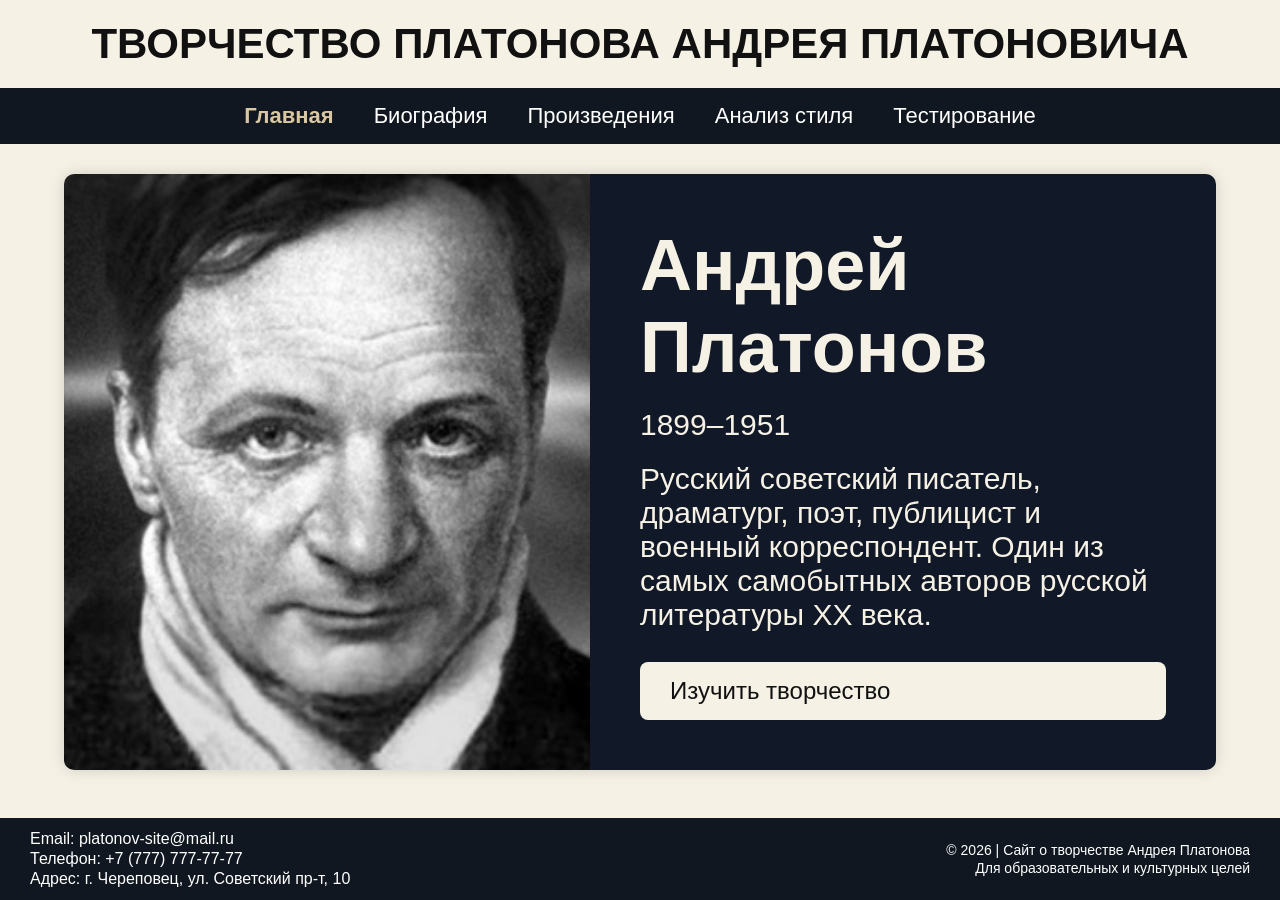
<file: index.html>
<!DOCTYPE html>
<html lang="ru">

<head>
    <meta charset="UTF-8">
    <meta name="viewport" content="width=device-width, initial-scale=1.0">
    <title>Творчество Платонова Андрея Платоновича</title>

    <link rel="stylesheet" href="style.css">
</head>

<body class="home-page">

    <header>
        <h1>Творчество Платонова Андрея Платоновича</h1>
    </header>

    <nav>
        <ul>
            <li><a href="index.html" class="active">Главная</a></li>
            <li><a href="bio.html">Биография</a></li>
            <li><a href="works.html">Произведения</a></li>
            <li><a href="stylepage.html">Анализ стиля</a></li>
            <li><a href="test.html">Тестирование</a></li>
        </ul>
    </nav>

    <section class="hero">

        <div class="hero-image"></div>

        <div class="hero-text">

            <h2>Андрей Платонов</h2>

            <p class="years">
                1899–1951
            </p>

            <p>
                Русский советский писатель, драматург, поэт,
                публицист и военный корреспондент.
                Один из самых самобытных авторов русской литературы XX века.
            </p>

            <a href="bio.html" class="btn">
                Изучить творчество
            </a>

        </div>

    </section>

<footer class="home-footer">

    <div class="footer-left">
        <p>Email: platonov-site@mail.ru</p>
        <p>Телефон: +7 (777) 777-77-77</p>
	<p>Адрес: г. Череповец, ул. Советский пр-т, 10</p>
    </div>

    <div class="footer-right">
        <p>© 2026 | Сайт о творчестве Андрея Платонова</p>
        <p>Для образовательных и культурных целей</p>
    </div>

</footer>

</body>

</html>
</file>
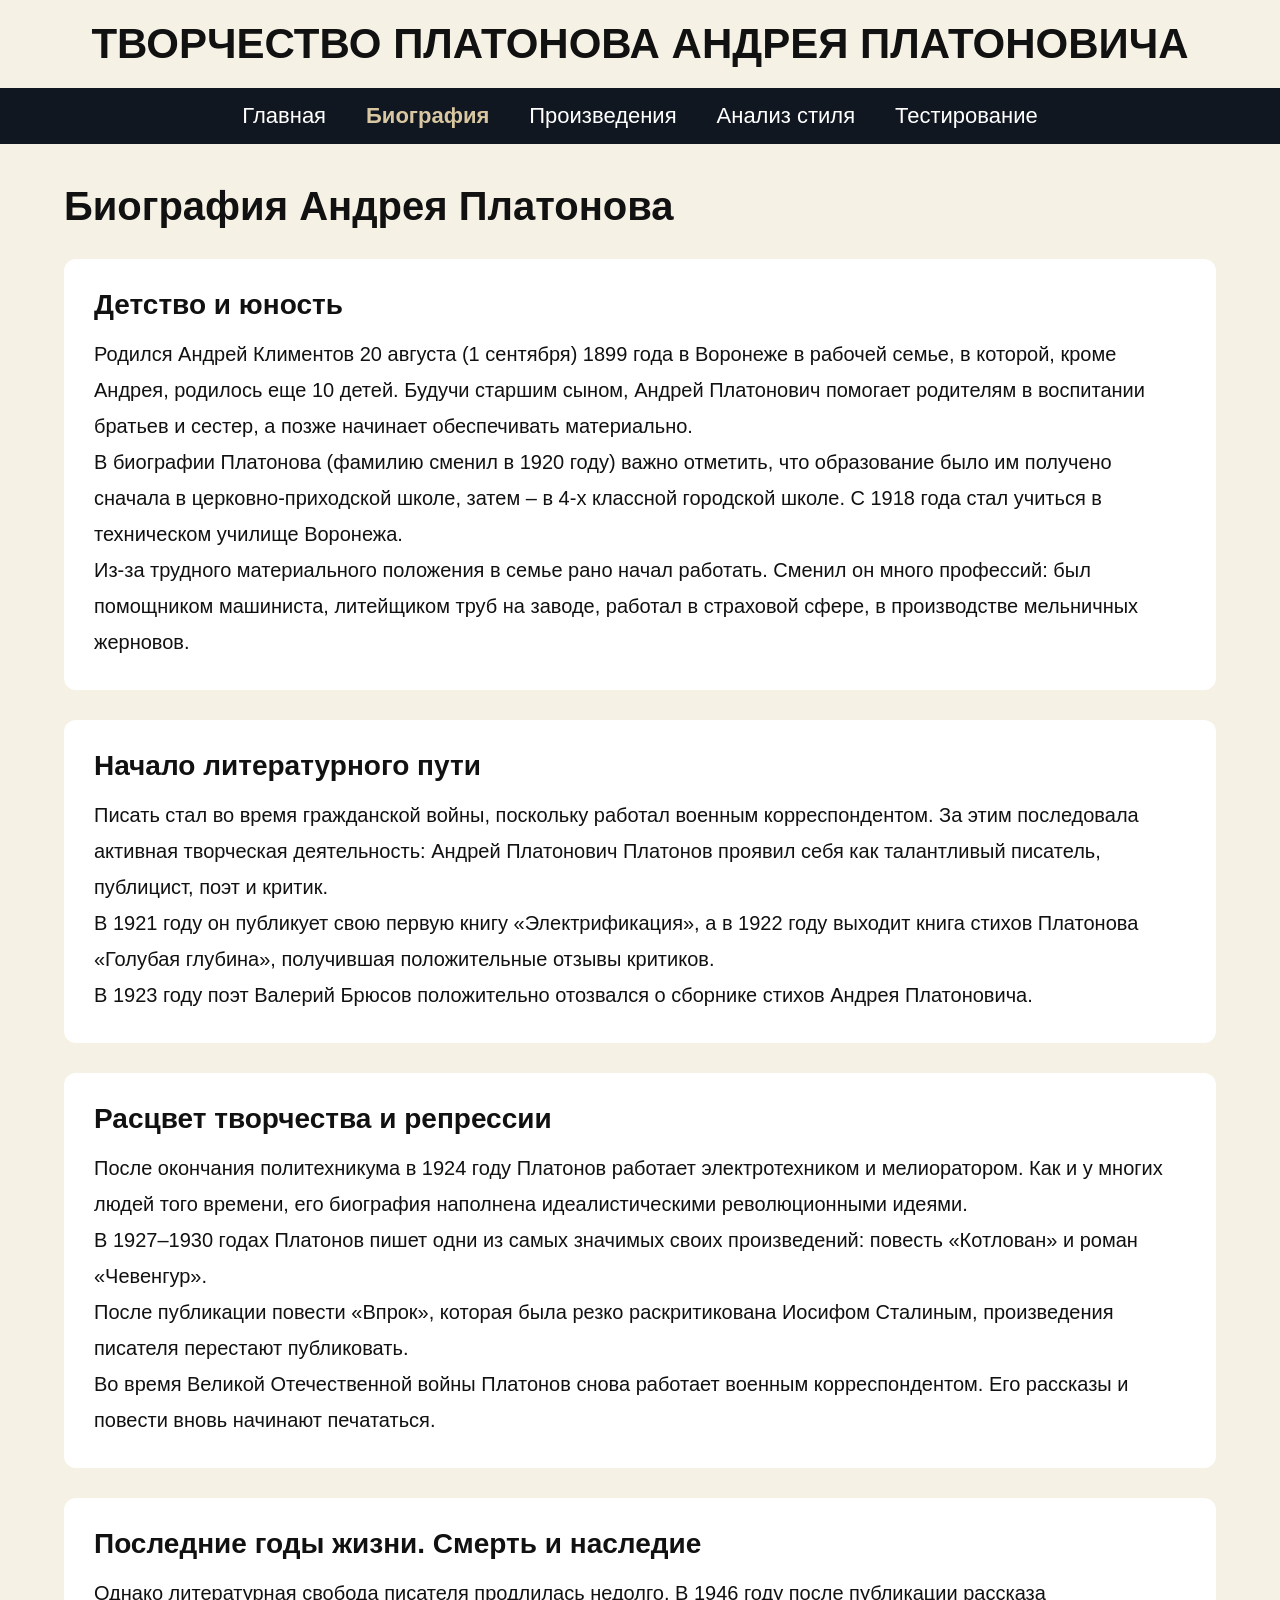
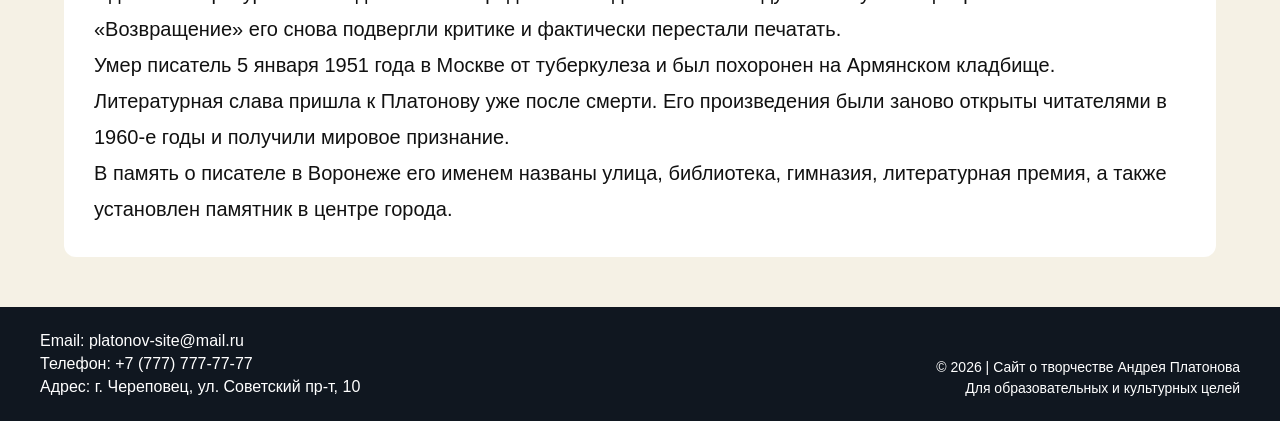
<file: bio.html>
<!DOCTYPE html>
<html lang="ru">

<head>
    <meta charset="UTF-8">
    <meta name="viewport" content="width=device-width, initial-scale=1.0">
    <title>Биография</title>

    <link rel="stylesheet" href="style.css">
</head>

<body>

    <header>
        <h1>Творчество Платонова Андрея Платоновича</h1>
    </header>

    <nav>
        <ul>
            <li><a href="index.html">Главная</a></li>
            <li><a href="bio.html" class="active">Биография</a></li>
            <li><a href="works.html">Произведения</a></li>
            <li><a href="stylepage.html">Анализ стиля</a></li>
            <li><a href="test.html">Тестирование</a></li>
        </ul>
    </nav>

    <main>

        <h2>Биография Андрея Платонова</h2>

        <div class="card">
            <h3>Детство и юность</h3>

            <p>
                Родился Андрей Климентов 20 августа (1 сентября) 1899 года
                в Воронеже в рабочей семье, в которой, кроме Андрея,
                родилось еще 10 детей. Будучи старшим сыном,
                Андрей Платонович помогает родителям в воспитании
                братьев и сестер, а позже начинает обеспечивать материально.
            </p>

            <p>
                В биографии Платонова (фамилию сменил в 1920 году)
                важно отметить, что образование было им получено сначала
                в церковно-приходской школе, затем – в 4-х классной
                городской школе. С 1918 года стал учиться в техническом
                училище Воронежа.
            </p>

            <p>
                Из-за трудного материального положения в семье рано начал
                работать. Сменил он много профессий: был помощником
                машиниста, литейщиком труб на заводе, работал в страховой
                сфере, в производстве мельничных жерновов.
            </p>
        </div>

        <div class="card">
            <h3>Начало литературного пути</h3>

            <p>
                Писать стал во время гражданской войны, поскольку работал
                военным корреспондентом. За этим последовала активная
                творческая деятельность: Андрей Платонович Платонов
                проявил себя как талантливый писатель, публицист,
                поэт и критик.
            </p>

            <p>
                В 1921 году он публикует свою первую книгу
                «Электрификация», а в 1922 году выходит книга стихов
                Платонова «Голубая глубина», получившая положительные
                отзывы критиков.
            </p>

            <p>
                В 1923 году поэт Валерий Брюсов положительно отозвался
                о сборнике стихов Андрея Платоновича.
            </p>
        </div>

        <div class="card">
            <h3>Расцвет творчества и репрессии</h3>

            <p>
                После окончания политехникума в 1924 году Платонов
                работает электротехником и мелиоратором.
                Как и у многих людей того времени, его биография наполнена
                идеалистическими революционными идеями.
            </p>

            <p>
                В 1927–1930 годах Платонов пишет одни из самых значимых
                своих произведений: повесть «Котлован» и роман
                «Чевенгур».
            </p>

            <p>
                После публикации повести «Впрок», которая была резко
                раскритикована Иосифом Сталиным, произведения писателя
                перестают публиковать.
            </p>

            <p>
                Во время Великой Отечественной войны Платонов снова
                работает военным корреспондентом. Его рассказы и повести
                вновь начинают печататься.
            </p>
        </div>

        <div class="card">
            <h3>Последние годы жизни. Смерть и наследие</h3>

            <p>
                Однако литературная свобода писателя продлилась недолго.
                В 1946 году после публикации рассказа «Возвращение»
                его снова подвергли критике и фактически перестали
                печатать.
            </p>

            <p>
                Умер писатель 5 января 1951 года в Москве от туберкулеза
                и был похоронен на Армянском кладбище.
            </p>

            <p>
                Литературная слава пришла к Платонову уже после смерти.
                Его произведения были заново открыты читателями
                в 1960-е годы и получили мировое признание.
            </p>

            <p>
                В память о писателе в Воронеже его именем названы улица,
                библиотека, гимназия, литературная премия, а также
                установлен памятник в центре города.
            </p>
        </div>

    </main>

    <footer>

        <div class="footer-left">
            <p>Email: platonov-site@mail.ru</p>
            <p>Телефон: +7 (777) 777-77-77</p>
            <p>Адрес: г. Череповец, ул. Советский пр-т, 10</p>
        </div>

        <div class="footer-right">
            <p>© 2026 | Сайт о творчестве Андрея Платонова</p>
            <p>Для образовательных и культурных целей</p>
        </div>

    </footer>

</body>

</html>
</file>
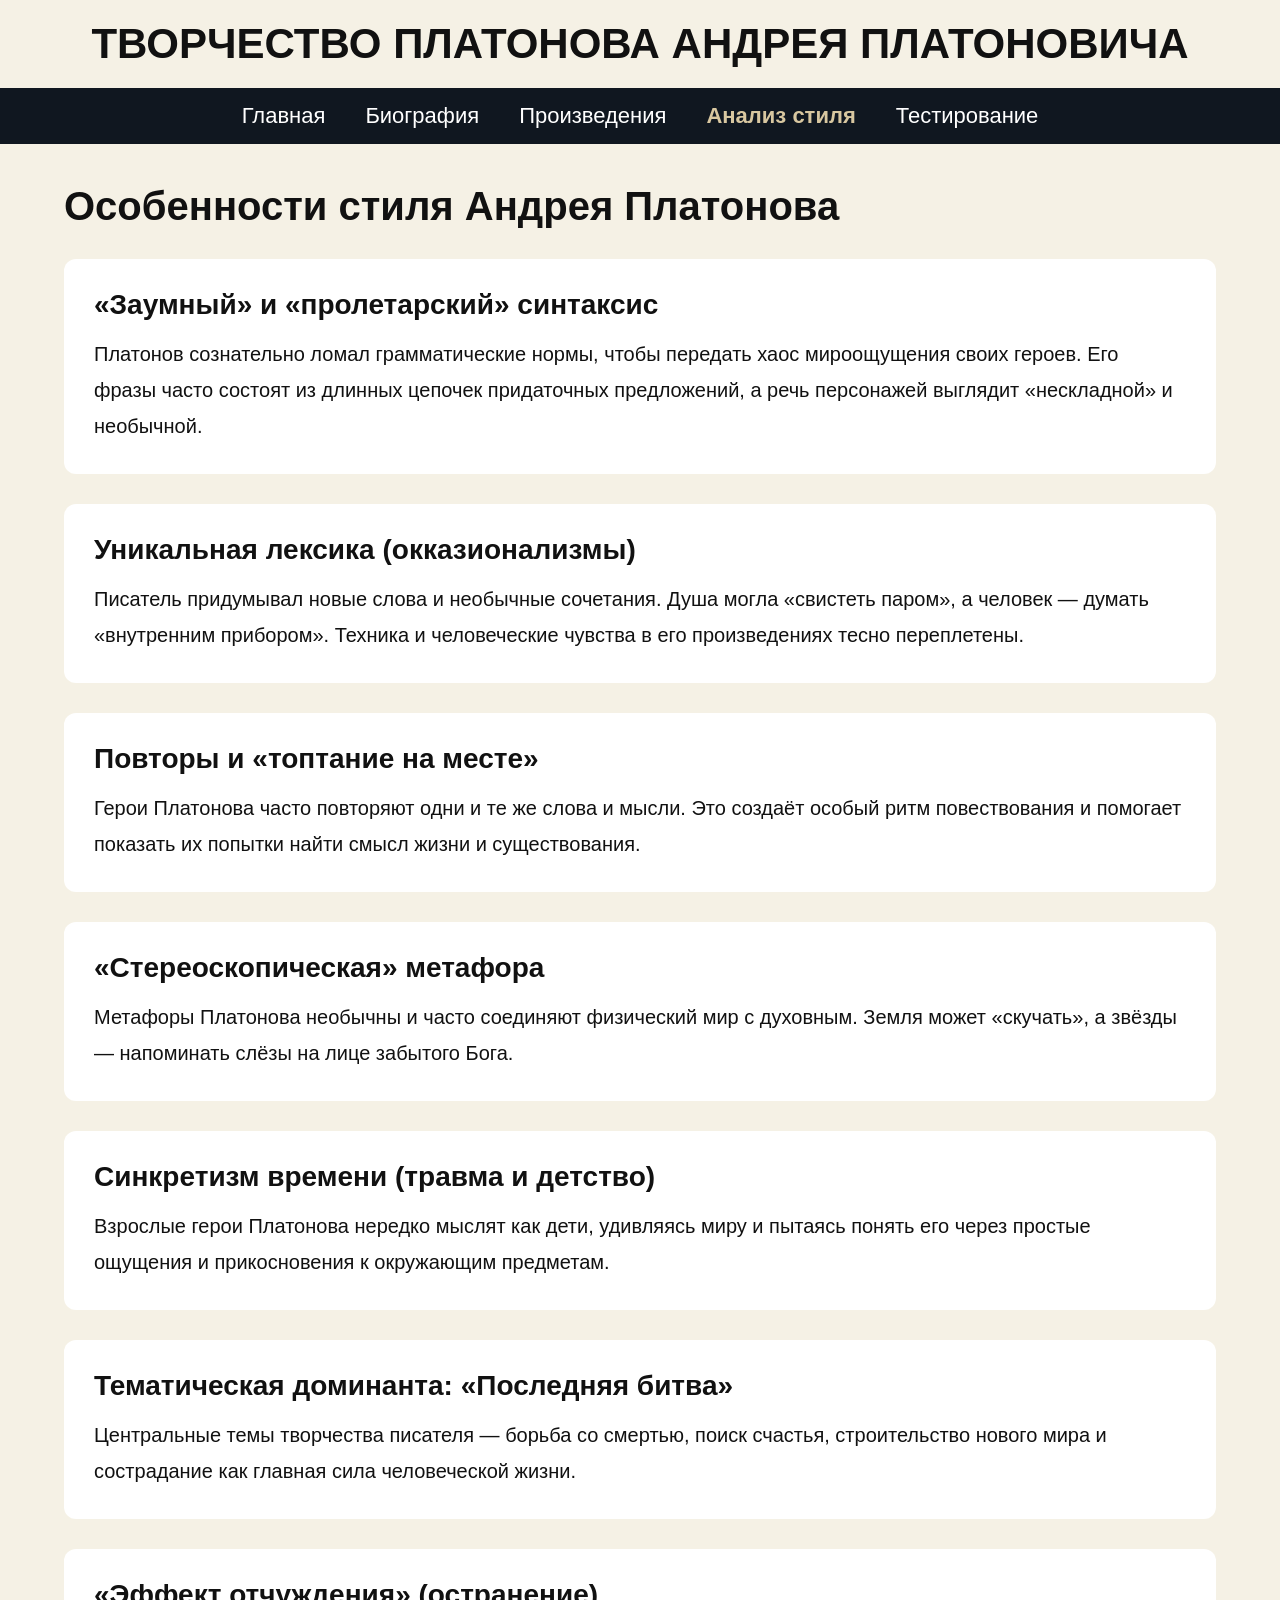
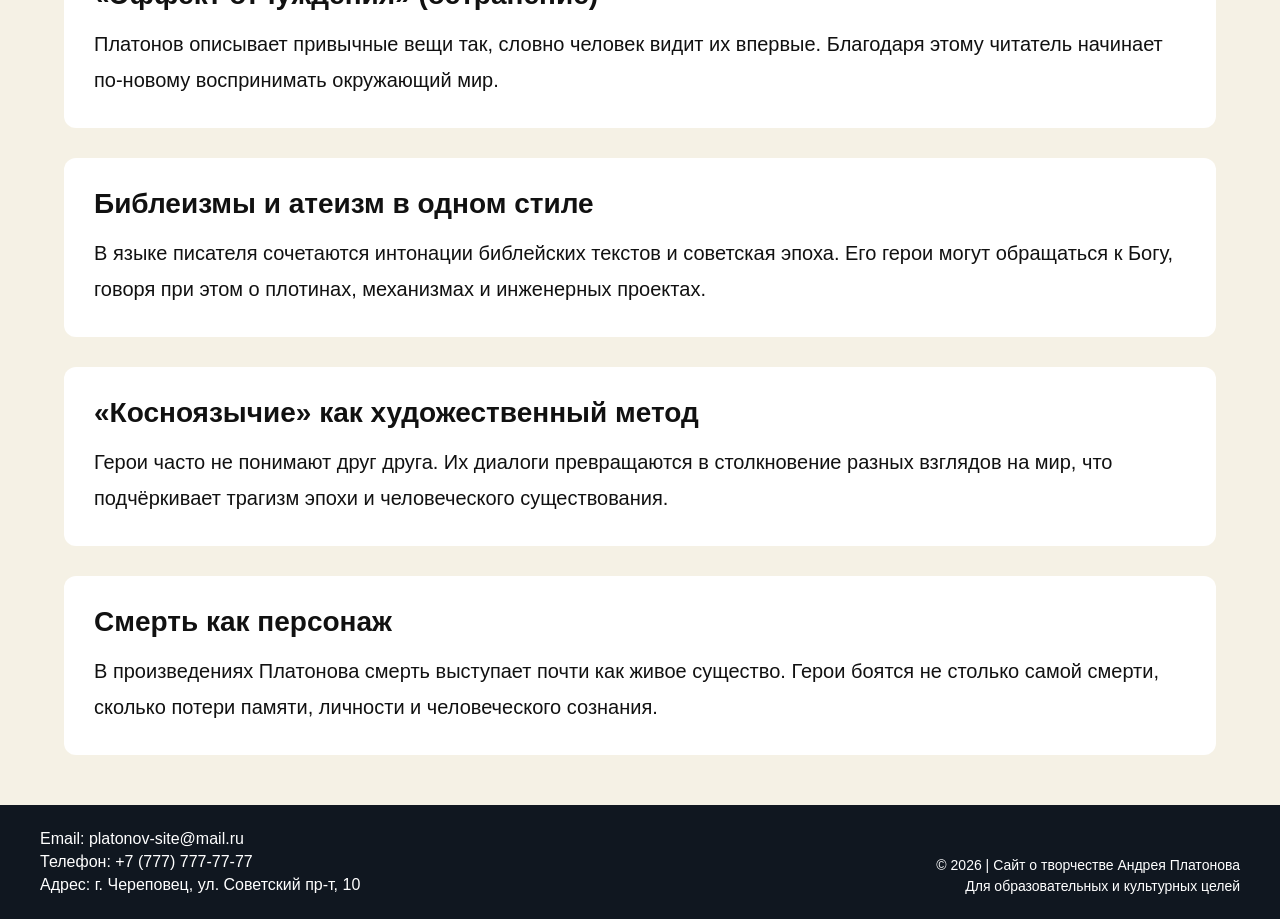
<file: stylepage.html>
<!DOCTYPE html>
<html lang="ru">

<head>
    <meta charset="UTF-8">
    <meta name="viewport" content="width=device-width, initial-scale=1.0">
    <title>Анализ стиля</title>

    <link rel="stylesheet" href="style.css">
</head>

<body>

    <header>
        <h1>Творчество Платонова Андрея Платоновича</h1>
    </header>

    <nav>
        <ul>
            <li><a href="index.html">Главная</a></li>
            <li><a href="bio.html">Биография</a></li>
            <li><a href="works.html">Произведения</a></li>
            <li><a href="stylepage.html" class="active">Анализ стиля</a></li>
            <li><a href="test.html">Тестирование</a></li>
        </ul>
    </nav>

    <main>

        <h2>Особенности стиля Андрея Платонова</h2>

        <div class="card">
            <h3>«Заумный» и «пролетарский» синтаксис</h3>
            <p>
                Платонов сознательно ломал грамматические нормы,
                чтобы передать хаос мироощущения своих героев.
                Его фразы часто состоят из длинных цепочек придаточных
                предложений, а речь персонажей выглядит «нескладной»
                и необычной.
            </p>
        </div>

        <div class="card">
            <h3>Уникальная лексика (окказионализмы)</h3>
            <p>
                Писатель придумывал новые слова и необычные сочетания.
                Душа могла «свистеть паром», а человек — думать
                «внутренним прибором». Техника и человеческие чувства
                в его произведениях тесно переплетены.
            </p>
        </div>

        <div class="card">
            <h3>Повторы и «топтание на месте»</h3>
            <p>
                Герои Платонова часто повторяют одни и те же слова
                и мысли. Это создаёт особый ритм повествования и помогает
                показать их попытки найти смысл жизни и существования.
            </p>
        </div>

        <div class="card">
            <h3>«Стереоскопическая» метафора</h3>
            <p>
                Метафоры Платонова необычны и часто соединяют
                физический мир с духовным. Земля может «скучать»,
                а звёзды — напоминать слёзы на лице забытого Бога.
            </p>
        </div>

        <div class="card">
            <h3>Синкретизм времени (травма и детство)</h3>
            <p>
                Взрослые герои Платонова нередко мыслят как дети,
                удивляясь миру и пытаясь понять его через простые
                ощущения и прикосновения к окружающим предметам.
            </p>
        </div>

        <div class="card">
            <h3>Тематическая доминанта: «Последняя битва»</h3>
            <p>
                Центральные темы творчества писателя —
                борьба со смертью, поиск счастья,
                строительство нового мира и сострадание
                как главная сила человеческой жизни.
            </p>
        </div>

        <div class="card">
            <h3>«Эффект отчуждения» (остранение)</h3>
            <p>
                Платонов описывает привычные вещи так,
                словно человек видит их впервые.
                Благодаря этому читатель начинает по-новому
                воспринимать окружающий мир.
            </p>
        </div>

        <div class="card">
            <h3>Библеизмы и атеизм в одном стиле</h3>
            <p>
                В языке писателя сочетаются интонации
                библейских текстов и советская эпоха.
                Его герои могут обращаться к Богу,
                говоря при этом о плотинах,
                механизмах и инженерных проектах.
            </p>
        </div>

        <div class="card">
            <h3>«Косноязычие» как художественный метод</h3>
            <p>
                Герои часто не понимают друг друга.
                Их диалоги превращаются в столкновение
                разных взглядов на мир, что подчёркивает
                трагизм эпохи и человеческого существования.
            </p>
        </div>

        <div class="card">
            <h3>Смерть как персонаж</h3>
            <p>
                В произведениях Платонова смерть выступает
                почти как живое существо. Герои боятся не столько
                самой смерти, сколько потери памяти,
                личности и человеческого сознания.
            </p>
        </div>

    </main>

    <footer>

        <div class="footer-left">
            <p>Email: platonov-site@mail.ru</p>
            <p>Телефон: +7 (777) 777-77-77</p>
            <p>Адрес: г. Череповец, ул. Советский пр-т, 10</p>
        </div>

        <div class="footer-right">
            <p>© 2026 | Сайт о творчестве Андрея Платонова</p>
            <p>Для образовательных и культурных целей</p>
        </div>

    </footer>

</body>

</html>
</file>
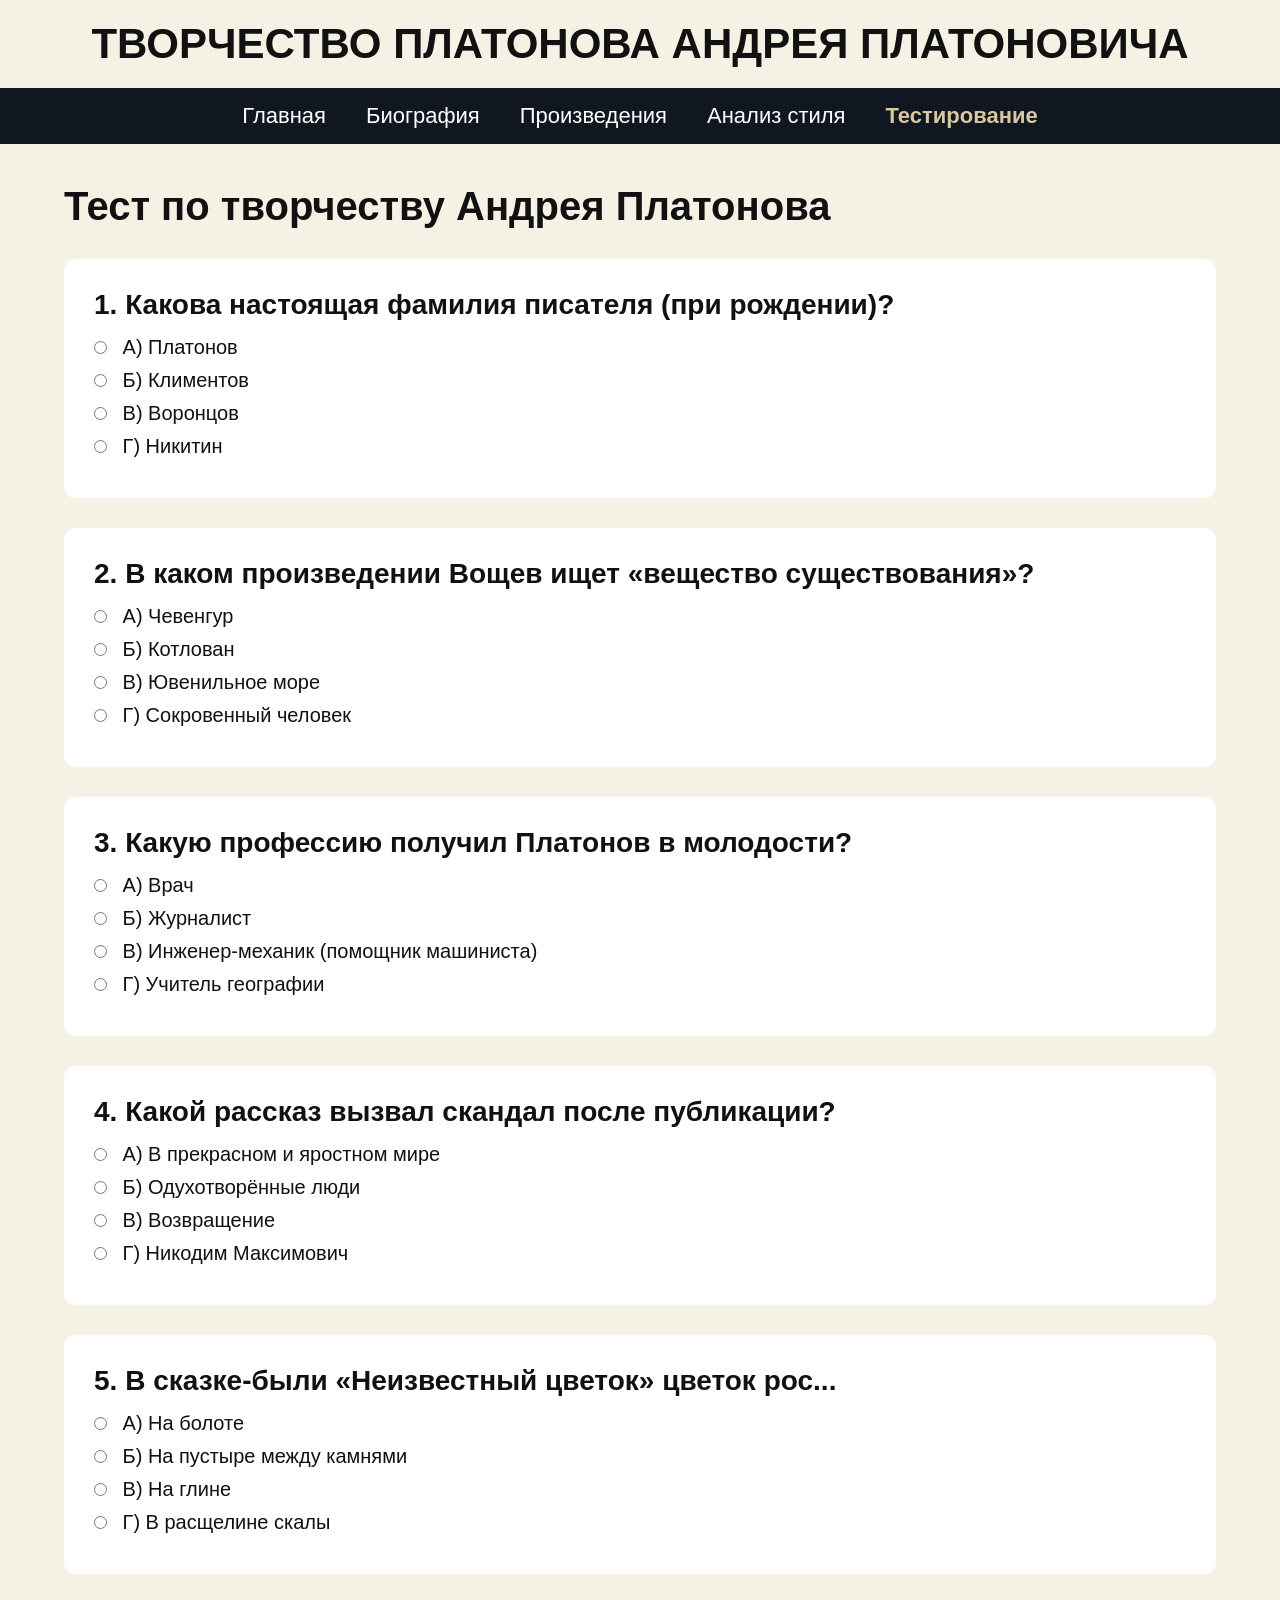
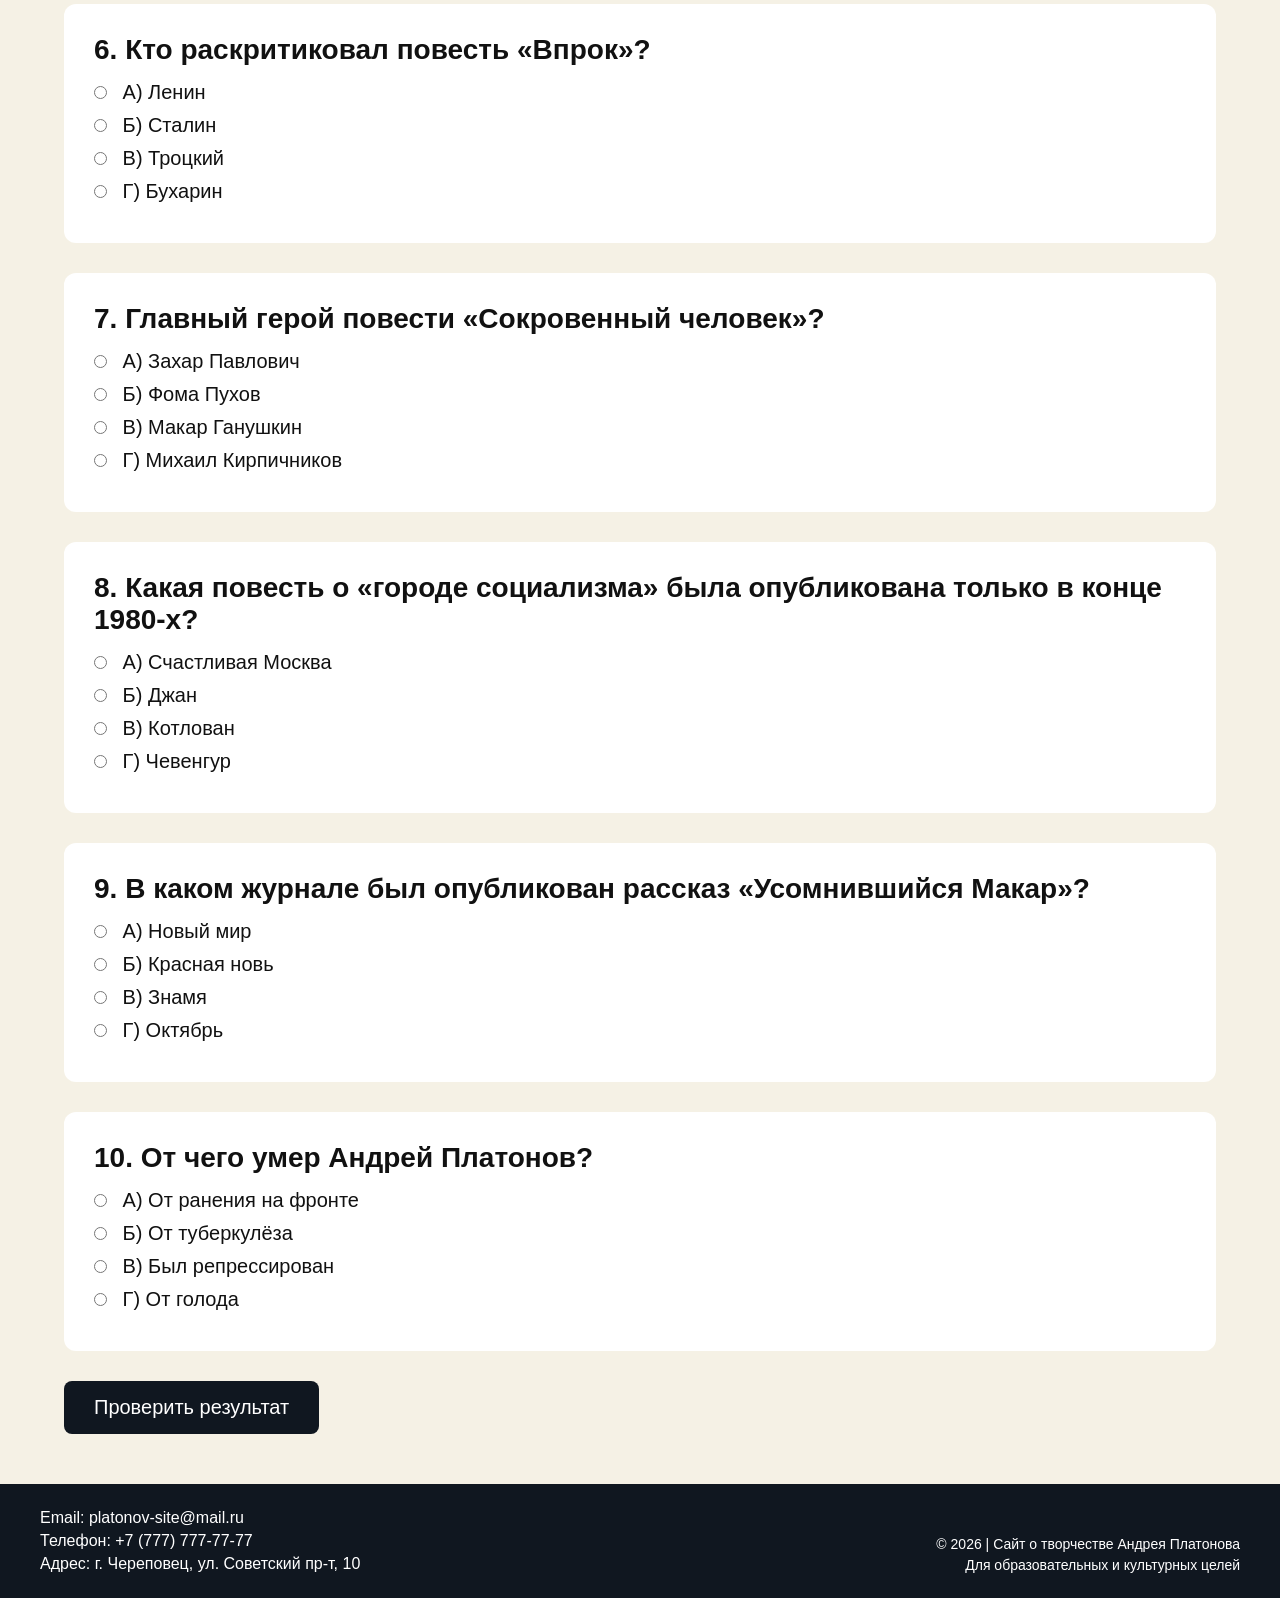
<file: test.html>
<!DOCTYPE html>
<html lang="ru">

<head>
    <meta charset="UTF-8">
    <meta name="viewport" content="width=device-width, initial-scale=1.0">
    <title>Тестирование</title>

    <link rel="stylesheet" href="style.css">
</head>

<body>

    <header>
        <h1>Творчество Платонова Андрея Платоновича</h1>
    </header>

    <nav>
        <ul>
            <li><a href="index.html">Главная</a></li>
            <li><a href="bio.html">Биография</a></li>
            <li><a href="works.html">Произведения</a></li>
            <li><a href="stylepage.html">Анализ стиля</a></li>
            <li><a href="test.html" class="active">Тестирование</a></li>
        </ul>
    </nav>

    <main>

        <h2>Тест по творчеству Андрея Платонова</h2>

        <form id="test">

            <div class="card">
                <h3>1. Какова настоящая фамилия писателя (при рождении)?</h3>

                <label><input type="radio" name="q1" value="0"> А) Платонов</label>
                <label><input type="radio" name="q1" value="1"> Б) Климентов</label>
                <label><input type="radio" name="q1" value="0"> В) Воронцов</label>
                <label><input type="radio" name="q1" value="0"> Г) Никитин</label>
            </div>

            <div class="card">
                <h3>2. В каком произведении Вощев ищет «вещество существования»?</h3>

                <label><input type="radio" name="q2" value="0"> А) Чевенгур</label>
                <label><input type="radio" name="q2" value="1"> Б) Котлован</label>
                <label><input type="radio" name="q2" value="0"> В) Ювенильное море</label>
                <label><input type="radio" name="q2" value="0"> Г) Сокровенный человек</label>
            </div>

            <div class="card">
                <h3>3. Какую профессию получил Платонов в молодости?</h3>

                <label><input type="radio" name="q3" value="0"> А) Врач</label>
                <label><input type="radio" name="q3" value="0"> Б) Журналист</label>
                <label><input type="radio" name="q3" value="1"> В) Инженер-механик (помощник машиниста)</label>
                <label><input type="radio" name="q3" value="0"> Г) Учитель географии</label>
            </div>

            <div class="card">
                <h3>4. Какой рассказ вызвал скандал после публикации?</h3>

                <label><input type="radio" name="q4" value="0"> А) В прекрасном и яростном мире</label>
                <label><input type="radio" name="q4" value="0"> Б) Одухотворённые люди</label>
                <label><input type="radio" name="q4" value="1"> В) Возвращение</label>
                <label><input type="radio" name="q4" value="0"> Г) Никодим Максимович</label>
            </div>

            <div class="card">
                <h3>5. В сказке-были «Неизвестный цветок» цветок рос...</h3>

                <label><input type="radio" name="q5" value="0"> А) На болоте</label>
                <label><input type="radio" name="q5" value="0"> Б) На пустыре между камнями</label>
                <label><input type="radio" name="q5" value="1"> В) На глине</label>
                <label><input type="radio" name="q5" value="0"> Г) В расщелине скалы</label>
            </div>

            <div class="card">
                <h3>6. Кто раскритиковал повесть «Впрок»?</h3>

                <label><input type="radio" name="q6" value="0"> А) Ленин</label>
                <label><input type="radio" name="q6" value="1"> Б) Сталин</label>
                <label><input type="radio" name="q6" value="0"> В) Троцкий</label>
                <label><input type="radio" name="q6" value="0"> Г) Бухарин</label>
            </div>

            <div class="card">
                <h3>7. Главный герой повести «Сокровенный человек»?</h3>

                <label><input type="radio" name="q7" value="0"> А) Захар Павлович</label>
                <label><input type="radio" name="q7" value="1"> Б) Фома Пухов</label>
                <label><input type="radio" name="q7" value="0"> В) Макар Ганушкин</label>
<label><input type="radio" name="q7" value="0"> Г) Михаил Кирпичников</label>
            </div>

            <div class="card">
                <h3>8. Какая повесть о «городе социализма» была опубликована только в конце 1980-х?</h3>

                <label><input type="radio" name="q8" value="1"> А) Счастливая Москва</label>
                <label><input type="radio" name="q8" value="0"> Б) Джан</label>
                <label><input type="radio" name="q8" value="0"> В) Котлован</label>
                <label><input type="radio" name="q8" value="0"> Г) Чевенгур</label>
            </div>

            <div class="card">
                <h3>9. В каком журнале был опубликован рассказ «Усомнившийся Макар»?</h3>

                <label><input type="radio" name="q9" value="0"> А) Новый мир</label>
                <label><input type="radio" name="q9" value="1"> Б) Красная новь</label>
                <label><input type="radio" name="q9" value="0"> В) Знамя</label>
                <label><input type="radio" name="q9" value="0"> Г) Октябрь</label>
            </div>

            <div class="card">
                <h3>10. От чего умер Андрей Платонов?</h3>

                <label><input type="radio" name="q10" value="0"> А) От ранения на фронте</label>
                <label><input type="radio" name="q10" value="1"> Б) От туберкулёза</label>
                <label><input type="radio" name="q10" value="0"> В) Был репрессирован</label>
                <label><input type="radio" name="q10" value="0"> Г) От голода</label>
            </div>

            <button type="button" onclick="checkTest()">
                Проверить результат
            </button>

            <p id="result"></p>

        </form>

    </main>

    <footer>

        <div class="footer-left">
            <p>Email: platonov-site@mail.ru</p>
            <p>Телефон: +7 (777) 777-77-77</p>
            <p>Адрес: г. Череповец, ул. Советский пр-т, 10</p>
        </div>

        <div class="footer-right">
            <p>© 2026 | Сайт о творчестве Андрея Платонова</p>
            <p>Для образовательных и культурных целей</p>
        </div>

    </footer>

    <script>

        function checkTest() {

            let score = 0;

            let answers = document.querySelectorAll("input:checked");

            answers.forEach(answer => {
                score += Number(answer.value);
            });

            document.getElementById("result").innerHTML =
                "Ваш результат: " + score + " из 10";

        }

    </script>

</body>

</html>
</file>
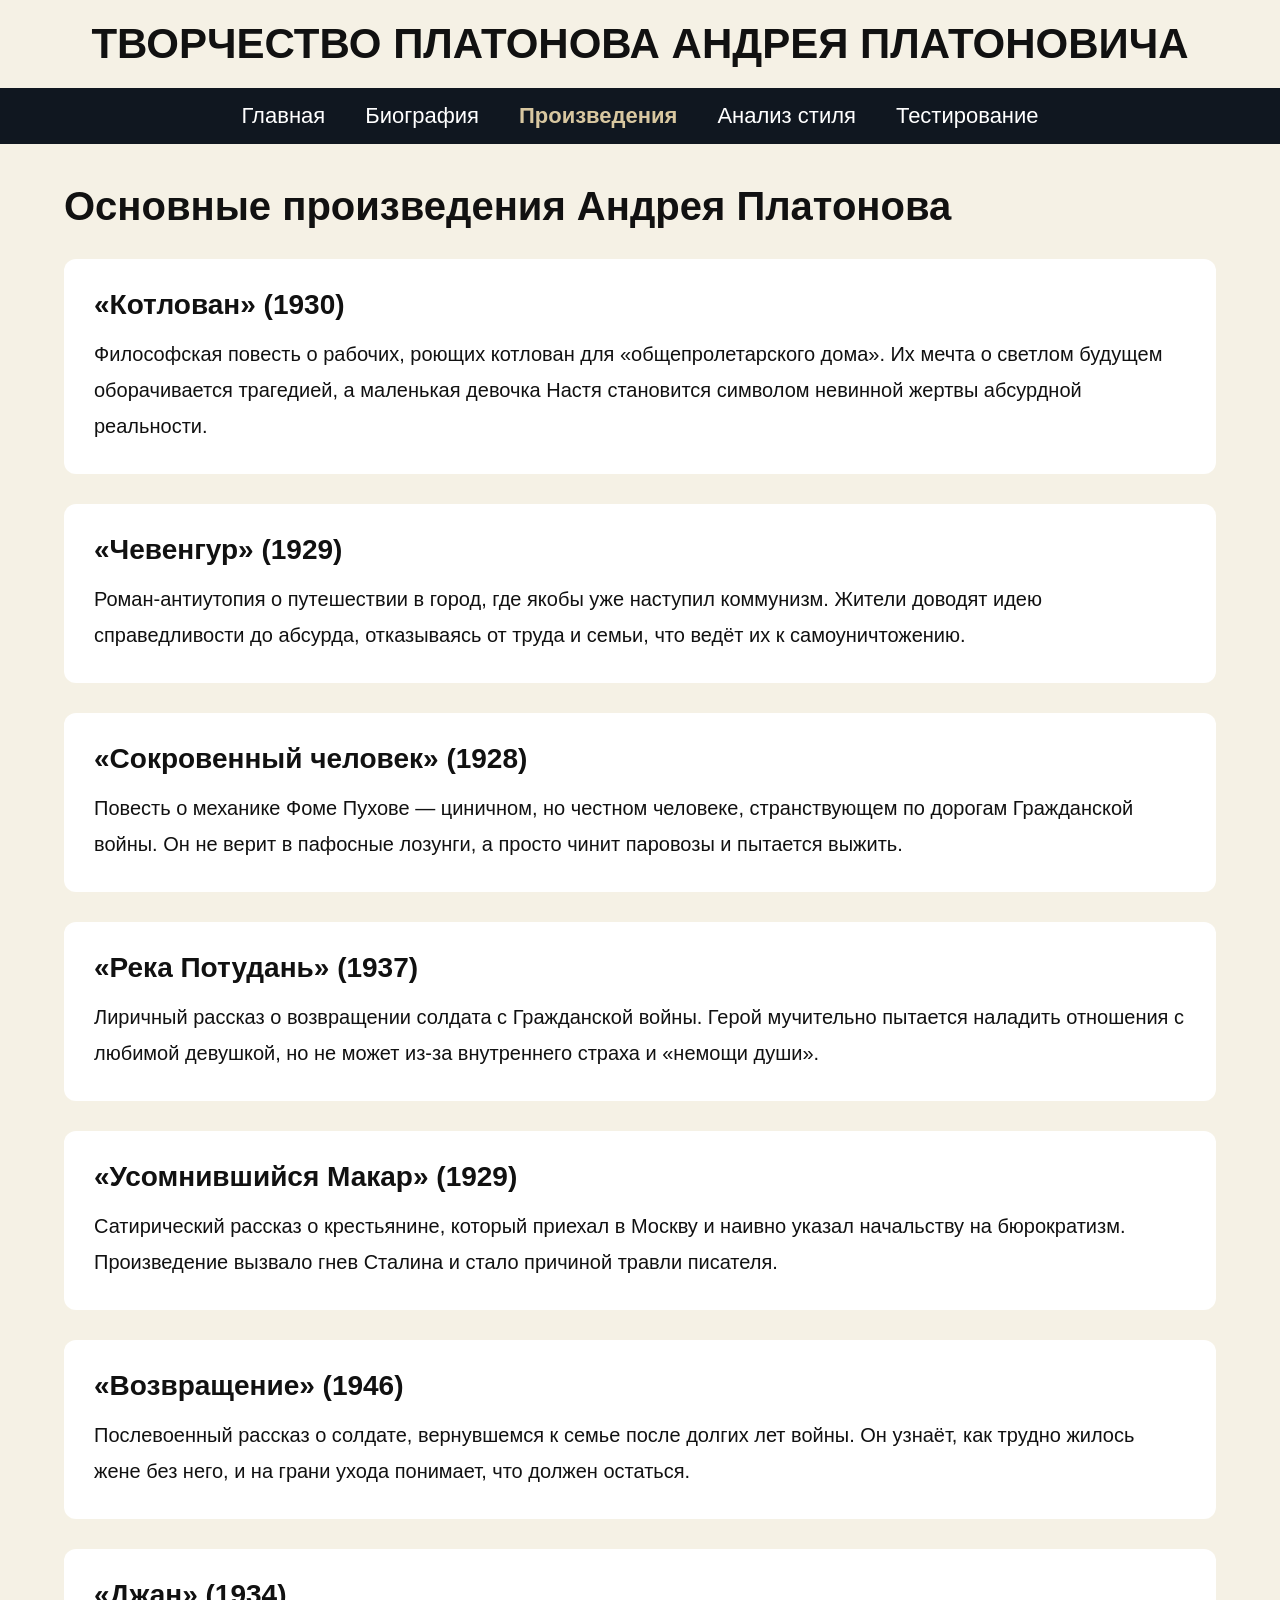
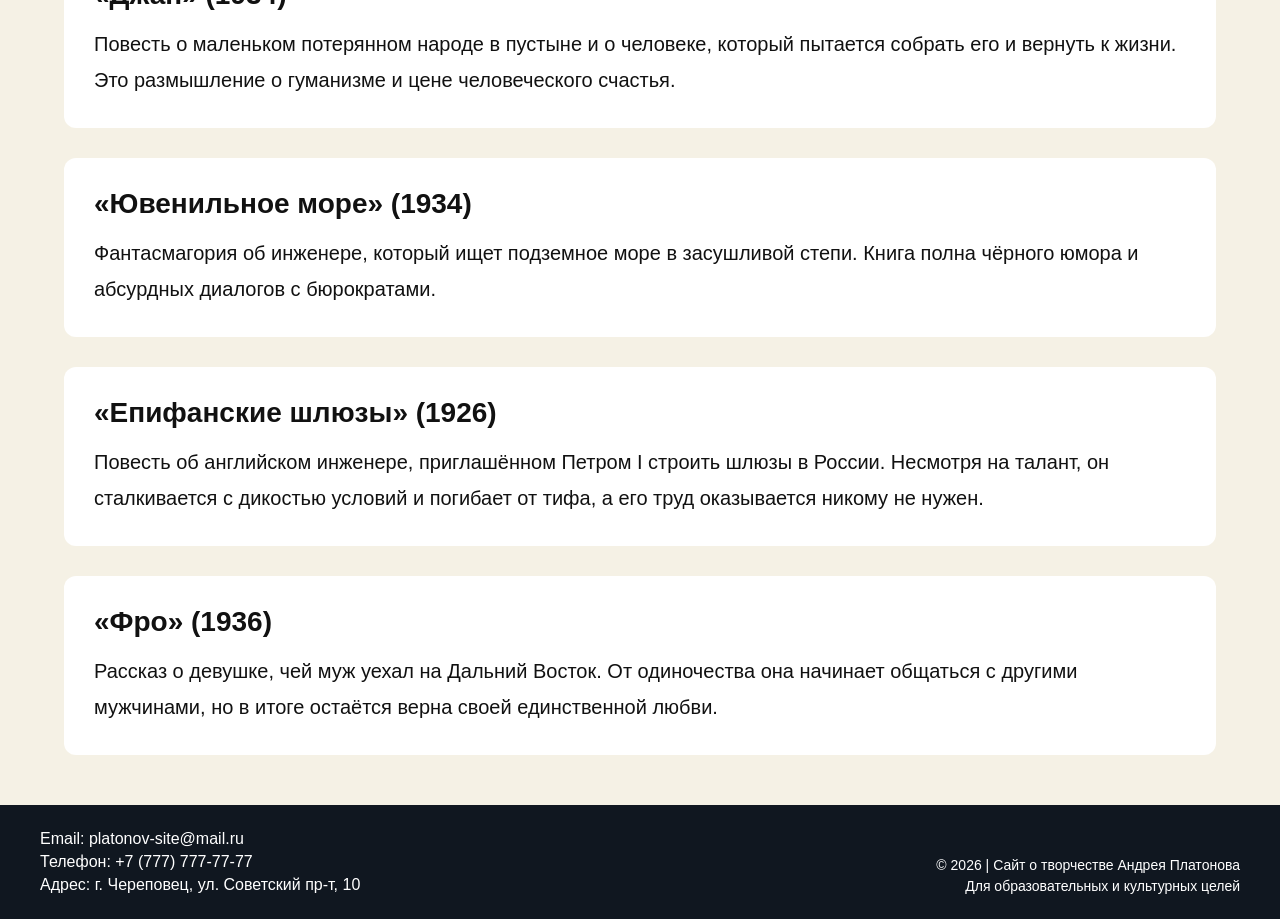
<file: works.html>
<!DOCTYPE html>
<html lang="ru">

<head>
    <meta charset="UTF-8">
    <meta name="viewport" content="width=device-width, initial-scale=1.0">
    <title>Произведения</title>

    <link rel="stylesheet" href="style.css">
</head>

<body>

    <header>
        <h1>Творчество Платонова Андрея Платоновича</h1>
    </header>

    <nav>
        <ul>
            <li><a href="index.html">Главная</a></li>
            <li><a href="bio.html">Биография</a></li>
            <li><a href="works.html" class="active">Произведения</a></li>
            <li><a href="stylepage.html">Анализ стиля</a></li>
            <li><a href="test.html">Тестирование</a></li>
        </ul>
    </nav>

    <main>

        <h2>Основные произведения Андрея Платонова</h2>

        <div class="card">
            <h3>«Котлован» (1930)</h3>
            <p>
                Философская повесть о рабочих, роющих котлован для
                «общепролетарского дома». Их мечта о светлом будущем
                оборачивается трагедией, а маленькая девочка Настя
                становится символом невинной жертвы абсурдной реальности.
            </p>
        </div>

        <div class="card">
            <h3>«Чевенгур» (1929)</h3>
            <p>
                Роман-антиутопия о путешествии в город, где якобы уже
                наступил коммунизм. Жители доводят идею справедливости
                до абсурда, отказываясь от труда и семьи, что ведёт их
                к самоуничтожению.
            </p>
        </div>

        <div class="card">
            <h3>«Сокровенный человек» (1928)</h3>
            <p>
                Повесть о механике Фоме Пухове — циничном, но честном
                человеке, странствующем по дорогам Гражданской войны.
                Он не верит в пафосные лозунги, а просто чинит паровозы
                и пытается выжить.
            </p>
        </div>

        <div class="card">
            <h3>«Река Потудань» (1937)</h3>
            <p>
                Лиричный рассказ о возвращении солдата с Гражданской войны.
                Герой мучительно пытается наладить отношения с любимой
                девушкой, но не может из-за внутреннего страха и
                «немощи души».
            </p>
        </div>

        <div class="card">
            <h3>«Усомнившийся Макар» (1929)</h3>
            <p>
                Сатирический рассказ о крестьянине, который приехал
                в Москву и наивно указал начальству на бюрократизм.
                Произведение вызвало гнев Сталина и стало причиной
                травли писателя.
            </p>
        </div>

        <div class="card">
            <h3>«Возвращение» (1946)</h3>
            <p>
                Послевоенный рассказ о солдате, вернувшемся к семье
                после долгих лет войны. Он узнаёт, как трудно жилось
                жене без него, и на грани ухода понимает, что должен
                остаться.
            </p>
        </div>

        <div class="card">
            <h3>«Джан» (1934)</h3>
            <p>
                Повесть о маленьком потерянном народе в пустыне и о человеке,
                который пытается собрать его и вернуть к жизни.
                Это размышление о гуманизме и цене человеческого счастья.
            </p>
        </div>

        <div class="card">
            <h3>«Ювенильное море» (1934)</h3>
            <p>
                Фантасмагория об инженере, который ищет подземное море
                в засушливой степи. Книга полна чёрного юмора и
                абсурдных диалогов с бюрократами.
            </p>
        </div>

        <div class="card">
            <h3>«Епифанские шлюзы» (1926)</h3>
            <p>
                Повесть об английском инженере, приглашённом Петром I
                строить шлюзы в России. Несмотря на талант,
                он сталкивается с дикостью условий и погибает от тифа,
                а его труд оказывается никому не нужен.
            </p>
        </div>

        <div class="card">
            <h3>«Фро» (1936)</h3>
            <p>
                Рассказ о девушке, чей муж уехал на Дальний Восток.
                От одиночества она начинает общаться с другими мужчинами,
                но в итоге остаётся верна своей единственной любви.
            </p>
        </div>

    </main>

    <footer>

        <div class="footer-left">
            <p>Email: platonov-site@mail.ru</p>
            <p>Телефон: +7 (777) 777-77-77</p>
            <p>Адрес: г. Череповец, ул. Советский пр-т, 10</p>
        </div>

        <div class="footer-right">
            <p>© 2026 | Сайт о творчестве Андрея Платонова</p>
            <p>Для образовательных и культурных целей</p>
        </div>

    </footer>

</body>

</html>
</file>
<file: style.css>
/* =========================
ОБЩИЕ СТИЛИ
========================= */

*{
    margin:0;
    padding:0;
    box-sizing:border-box;
}

body{
    font-family:Arial, sans-serif;
    background:#f5f1e5;
    color:#111;
}

/* =========================
ГЛАВНАЯ СТРАНИЦА БЕЗ СКРОЛЛА
========================= */

.home-page{
    height:100vh;
    overflow:hidden;
}

/* =========================
ШАПКА
========================= */

header{
    padding:20px;
    text-align:center;
}

header h1{
    font-size:42px;
    text-transform:uppercase;
}

/* =========================
МЕНЮ
========================= */

nav{
    background:#101720;
    padding:15px;
}

nav ul{
    display:flex;
    justify-content:center;
    align-items:center;
    gap:40px;
    list-style:none;
    flex-wrap:wrap;
}

nav a{
    color:white;
    text-decoration:none;
    font-size:22px;
    transition:0.3s;
}

nav a:hover{
    color:#d8c7a0;
}

/* активная страница */

.active{
    color:#d8c7a0 !important;
    font-weight:bold;
}

/* =========================
ОСНОВНОЙ КОНТЕНТ
========================= */

main{
    width:90%;
    margin:40px auto;
}

main h2{
    font-size:40px;
    margin-bottom:30px;
}

main p{
    font-size:22px;
    line-height:1.8;
}

/* =========================
ГЛАВНАЯ СТРАНИЦА
========================= */

.hero{
    width:90%;
    margin:30px auto;
    display:flex;
    min-height:65vh;
    border-radius:10px;
    overflow:hidden;
    box-shadow:0 0 15px rgba(0,0,0,0.15);
}

.hero-image{
    flex:1;
    background:url("platonov.jpg")
    center/cover no-repeat;
}

.hero-text{
    flex:1;
    background:#111827;
    color:#f5f1e5;
    display:flex;
    flex-direction:column;
    justify-content:center;
    padding:50px;
}

.hero-text h2{
    font-size:72px;
    margin-bottom:20px;
}

.years{
    font-size:50px;
    margin-bottom:20px;
}

.hero-text p{
    font-size:30px;
}

.btn{
    display:inline-block;
    margin-top:30px;
    padding:15px 30px;
    background:#f5f1e5;
    color:#111;
    text-decoration:none;
    border-radius:8px;
    font-size:24px;
    transition:0.3s;
}

.btn:hover{
    background:#d8c7a0;
}

/* =========================
КАРТОЧКИ
========================= */

.card{
    background:white;
    padding:30px;
    margin-bottom:30px;
    border-radius:12px;
    transition:0.3s;
}

.card h3{
    margin-bottom:15px;
    font-size:28px;
}

.card p{
    font-size:20px;
    line-height:1.8;
}

/* эффект для произведений и анализа стиля */

.card:hover{
    transform:scale(1.03);
    box-shadow:0 10px 25px rgba(0,0,0,0.2);
}

/* =========================
ТЕСТ
========================= */

label{
    display:block;
    margin:10px 0;
    font-size:20px;
    cursor:pointer;
}

input[type="radio"]{
    margin-right:10px;
}

button{
    padding:15px 30px;
    background:#101720;
    color:white;
    border:none;
    border-radius:8px;
    cursor:pointer;
    font-size:20px;
    transition:0.3s;
}

button:hover{
    background:#243446;
}

#result{
    margin-top:20px;
    font-size:26px;
    font-weight:bold;
}

/* =========================
ПОДВАЛ
========================= */

footer{
    background:#101720;
    color:white;
    padding:20px 40px;
    display:flex;
    justify-content:space-between;
    align-items:flex-end;
    margin-top:50px;
}

.footer-left p{
    margin:5px 0;
    font-size:16px;
}

.footer-right{
    text-align:right;
}

.footer-right p{
    margin:5px 0;
    font-size:14px;
}

/* =========================
АДАПТИВНОСТЬ
========================= */

@media(max-width:1000px){

    header h1{
        font-size:28px;
    }

    nav ul{
        gap:15px;
    }

    nav a{
        font-size:18px;
    }

    .hero{
        flex-direction:column;
    }

    .hero-text h2{
        font-size:50px;
    }

    .years{
        font-size:35px;
    }

    .hero-text p{
        font-size:24px;
    }

    footer{
        flex-direction:column;
        gap:15px;
        text-align:center;
    }

    .footer-right{
        text-align:center;
    }
}

/* =========================
ПОДВАЛ ГЛАВНОЙ СТРАНИЦЫ
========================= */

.home-footer{
    position:fixed;
    bottom:0;
    left:0;
    width:100%;

    background:#101720;
    color:white;

    padding:10px 30px;

    display:flex;
    justify-content:space-between;
    align-items:center;

    font-size:12px;
}

.home-footer p{
    margin:2px 0;
}

.home-footer .footer-right{
    text-align:right;
}

/* адаптация под телефон */

@media(max-width:768px){

    .home-footer{
        flex-direction:column;
        gap:5px;
        text-align:center;
        padding:8px;
    }

    .home-footer .footer-right{
        text-align:center;
    }

}
</file>
